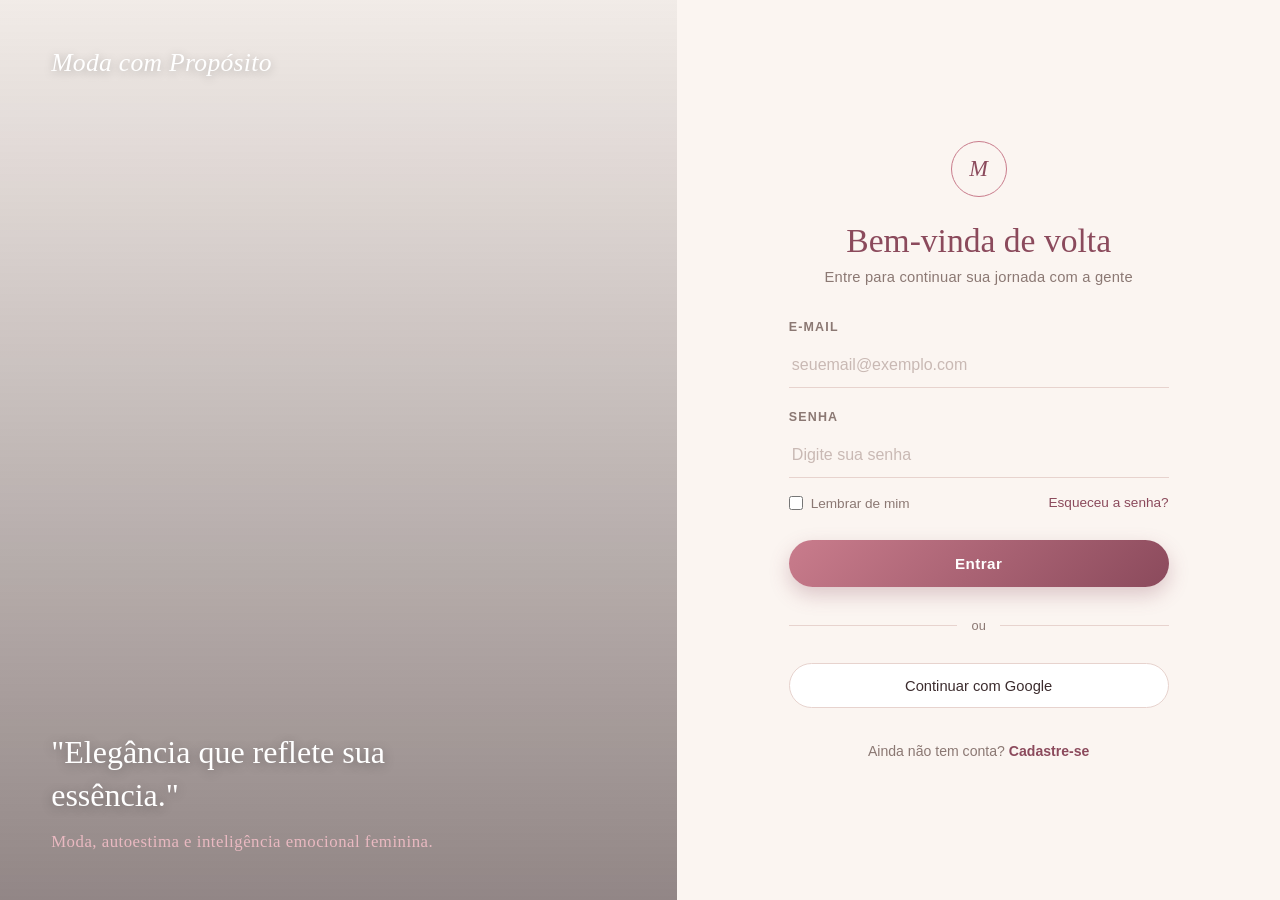
<file: public/index.html>
<!DOCTYPE html>
<html>
<head>
<meta charset="UTF-8">
<meta name="viewport" content="width=device-width, initial-scale=1.0">
<title>Login · Moda com Propósito</title>
<link rel="preconnect" href="https://fonts.googleapis.com">
<link rel="stylesheet" href="style.css">
</head>
<body>

  <section class="panel-visual">
    <div class="brand">Moda com Propósito</div>
    <div class="quote">
      <p class="big">"Elegância que reflete sua essência."</p>
      <span>Moda, autoestima e inteligência emocional feminina.</span>
    </div>
  </section>

  <section class="panel-form">
    <div class="form-wrap">
      <div class="monogram">M</div>
      <h1>Bem-vinda de volta</h1>
      <p class="subtitle">Entre para continuar sua jornada com a gente</p>

      <form id="loginForm" novalidate>
        <div class="field">
          <label for="email">E-mail</label>
          <input type="email" id="email" name="email" placeholder="seuemail@exemplo.com" required>
        </div>

        <div class="field">
          <label for="senha">Senha</label>
          <input type="password" id="senha" name="senha" placeholder="Digite sua senha" required minlength="6">
        </div>

        <div class="row-between">
          <label class="remember">
            <input type="checkbox" id="lembrar" name="lembrar">
            Lembrar de mim
          </label>
          <a href="#">Esqueceu a senha?</a>
        </div>

        <button type="submit" class="btn-primary">Entrar</button>
      </form>

      <div class="divider">ou</div>

      <button type="button" class="btn-secondary" onclick="alert('Login com Google (conectar backend de autenticação)')">
        Continuar com Google
      </button>

      <p class="footer-note">
        Ainda não tem conta? <a href="#">Cadastre-se</a>
      </p>
    </div>
  </section>

  <script>
    document.getElementById('loginForm').addEventListener('submit', function(e){
      e.preventDefault();
      const email = document.getElementById('email').value.trim();
      const senha = document.getElementById('senha').value;

      if(!email || !senha){
        alert('Preencha e-mail e senha para continuar.');
        return;
      }

      console.log('Tentativa de login:', { email });
      alert('Login enviado! Conecte este formulário à sua API de autenticação.');
    });
  </script>

</body>
</html>
</file>
<file: public/style.css>
:root{
  --cream: #FBF5F1;
  --cream-deep: #F3E9E2;
  --rose: #C97C8C;
  --rose-deep: #8B4A5C;
  --rose-soft: #E9B9C1;
  --blush-line: #E7D3CE;
  --ink: #3C2C2E;
  --ink-muted: #8B7873;
  --white: #FFFFFF;
}

*{ box-sizing: border-box; margin:0; padding:0; }

html,body{
  height:100%;
  font-family:'Lato', sans-serif;
  color: var(--ink);
  background: var(--cream);
}

body{
  display:flex;
  min-height:100vh;
}

.panel-visual{
  position:relative;
  flex: 1.1;
  min-height: 100vh;
  background:
    linear-gradient(180deg, rgba(60,44,46,0.05) 0%, rgba(60,44,46,0.55) 100%),
    url('https://images.unsplash.com/photo-1490481651871-ab68de25d43d?q=80&w=1400&auto=format&fit=crop') center/cover no-repeat;
  display:flex;
  flex-direction:column;
  justify-content:space-between;
  padding: 3rem 3.2rem;
}

.panel-visual .brand{
  font-family:'Playfair Display', serif;
  font-style:italic;
  font-weight:500;
  font-size:1.6rem;
  color:#fff;
  letter-spacing:.3px;
  text-shadow: 0 2px 10px rgba(0,0,0,.25);
}

.panel-visual .quote{
  max-width: 420px;
}

.panel-visual .quote p.big{
  font-family:'Playfair Display', serif;
  font-size: 2rem;
  line-height:1.35;
  color:#fff;
  font-weight:400;
  text-shadow: 0 2px 12px rgba(0,0,0,.3);
}

.panel-visual .quote span{
  display:block;
  margin-top: .9rem;
  font-family:'Cormorant Garamond', serif;
  font-size: 1.05rem;
  letter-spacing:.5px;
  color: var(--rose-soft);
}

.panel-form{
  flex: 1;
  min-width: 380px;
  display:flex;
  align-items:center;
  justify-content:center;
  padding: 3rem 2.5rem;
  position:relative;
}

.form-wrap{
  width:100%;
  max-width: 380px;
}

.monogram{
  width:56px;
  height:56px;
  border-radius:50%;
  border:1px solid var(--rose);
  display:flex;
  align-items:center;
  justify-content:center;
  margin: 0 auto 1.6rem auto;
  font-family:'Playfair Display', serif;
  font-style:italic;
  font-size:1.4rem;
  color: var(--rose-deep);
}

.form-wrap h1{
  font-family:'Playfair Display', serif;
  font-weight:500;
  font-size: 2.1rem;
  text-align:center;
  color: var(--rose-deep);
  margin-bottom: .55rem;
}

.form-wrap .subtitle{
  text-align:center;
  font-size:.92rem;
  color: var(--ink-muted);
  margin-bottom: 2.2rem;
  letter-spacing:.2px;
}

.field{
  margin-bottom: 1.35rem;
}

.field label{
  display:block;
  font-size:.78rem;
  text-transform:uppercase;
  letter-spacing:1.2px;
  color: var(--ink-muted);
  margin-bottom: .5rem;
  font-weight:600;
}

.field input{
  width:100%;
  padding: .85rem .2rem;
  border:none;
  border-bottom: 1.5px solid var(--blush-line);
  background: transparent;
  font-family:'Lato', sans-serif;
  font-size: 1rem;
  color: var(--ink);
  outline:none;
  transition: border-color .3s ease;
}

.field input::placeholder{
  color:#C9B9B4;
  font-weight:300;
}

.field input:focus{
  border-bottom-color: var(--rose);
}

.row-between{
  display:flex;
  align-items:center;
  justify-content:space-between;
  font-size:.85rem;
  margin: -.3rem 0 1.8rem 0;
}

.remember{
  display:flex;
  align-items:center;
  gap:.5rem;
  color: var(--ink-muted);
}

.remember input[type="checkbox"]{
  accent-color: var(--rose);
  width:14px;
  height:14px;
}

.row-between a{
  color: var(--rose-deep);
  text-decoration:none;
  border-bottom: 1px solid transparent;
  transition: border-color .25s ease;
}

.row-between a:hover{
  border-bottom-color: var(--rose-deep);
}

.btn-primary{
  width:100%;
  padding: .95rem 1rem;
  border:none;
  border-radius: 999px;
  background: linear-gradient(135deg, var(--rose) 0%, var(--rose-deep) 100%);
  color:#fff;
  font-family:'Lato', sans-serif;
  font-weight:600;
  font-size: .95rem;
  letter-spacing:.4px;
  cursor:pointer;
  box-shadow: 0 8px 20px rgba(139,74,92,.28);
  transition: transform .2s ease, box-shadow .2s ease;
}

.btn-primary:hover{
  transform: translateY(-2px);
  box-shadow: 0 12px 24px rgba(139,74,92,.35);
}

.btn-primary:focus-visible,
.field input:focus-visible,
.row-between a:focus-visible{
  outline: 2px solid var(--rose-deep);
  outline-offset: 3px;
}

.divider{
  display:flex;
  align-items:center;
  gap: .9rem;
  margin: 1.9rem 0;
  color: var(--ink-muted);
  font-size:.8rem;
}

.divider::before,
.divider::after{
  content:"";
  flex:1;
  height:1px;
  background: var(--blush-line);
}

.btn-secondary{
  width:100%;
  padding: .85rem 1rem;
  border-radius: 999px;
  border: 1.5px solid var(--blush-line);
  background: #fff;
  color: var(--ink);
  font-family:'Lato', sans-serif;
  font-size:.92rem;
  font-weight:400;
  cursor:pointer;
  display:flex;
  align-items:center;
  justify-content:center;
  gap:.6rem;
  transition: border-color .25s ease, background .25s ease;
}

.btn-secondary:hover{
  border-color: var(--rose);
  background: var(--cream-deep);
}

.footer-note{
  text-align:center;
  margin-top: 2.2rem;
  font-size:.88rem;
  color: var(--ink-muted);
}

.footer-note a{
  color: var(--rose-deep);
  font-weight:600;
  text-decoration:none;
}

.footer-note a:hover{
  text-decoration:underline;
}

@media (max-width: 900px){
  .panel-visual{ display:none; }
  body{ background: var(--cream); }
  .panel-form{ padding: 2.2rem 1.4rem; }
}

@media (prefers-reduced-motion: reduce){
  .btn-primary, .btn-secondary, .field input, .row-between a{
    transition: none;
  }
}
</file>
<file: Login.css>
:root{
  --cream: #FBF5F1;
  --cream-deep: #F3E9E2;
  --rose: #C97C8C;
  --rose-deep: #8B4A5C;
  --rose-soft: #E9B9C1;
  --blush-line: #E7D3CE;
  --ink: #3C2C2E;
  --ink-muted: #8B7873;
  --white: #FFFFFF;
}

*{ box-sizing: border-box; margin:0; padding:0; }

html,body{
  height:100%;
  font-family:'Lato', sans-serif;
  color: var(--ink);
  background: var(--cream);
}

body{
  display:flex;
  min-height:100vh;
}

.panel-visual{
  position:relative;
  flex: 1.1;
  min-height: 100vh;
  background:
    linear-gradient(180deg, rgba(60,44,46,0.05) 0%, rgba(60,44,46,0.55) 100%),
    url('https://images.unsplash.com/photo-1490481651871-ab68de25d43d?q=80&w=1400&auto=format&fit=crop') center/cover no-repeat;
  display:flex;
  flex-direction:column;
  justify-content:space-between;
  padding: 3rem 3.2rem;
}

.panel-visual .brand{
  font-family:'Playfair Display', serif;
  font-style:italic;
  font-weight:500;
  font-size:1.6rem;
  color:#fff;
  letter-spacing:.3px;
  text-shadow: 0 2px 10px rgba(0,0,0,.25);
}

.panel-visual .quote{
  max-width: 420px;
}

.panel-visual .quote p.big{
  font-family:'Playfair Display', serif;
  font-size: 2rem;
  line-height:1.35;
  color:#fff;
  font-weight:400;
  text-shadow: 0 2px 12px rgba(0,0,0,.3);
}

.panel-visual .quote span{
  display:block;
  margin-top: .9rem;
  font-family:'Cormorant Garamond', serif;
  font-size: 1.05rem;
  letter-spacing:.5px;
  color: var(--rose-soft);
}

.panel-form{
  flex: 1;
  min-width: 380px;
  display:flex;
  align-items:center;
  justify-content:center;
  padding: 3rem 2.5rem;
  position:relative;
}

.form-wrap{
  width:100%;
  max-width: 380px;
}

.monogram{
  width:56px;
  height:56px;
  border-radius:50%;
  border:1px solid var(--rose);
  display:flex;
  align-items:center;
  justify-content:center;
  margin: 0 auto 1.6rem auto;
  font-family:'Playfair Display', serif;
  font-style:italic;
  font-size:1.4rem;
  color: var(--rose-deep);
}

.form-wrap h1{
  font-family:'Playfair Display', serif;
  font-weight:500;
  font-size: 2.1rem;
  text-align:center;
  color: var(--rose-deep);
  margin-bottom: .55rem;
}

.form-wrap .subtitle{
  text-align:center;
  font-size:.92rem;
  color: var(--ink-muted);
  margin-bottom: 2.2rem;
  letter-spacing:.2px;
}

.field{
  margin-bottom: 1.35rem;
}

.field label{
  display:block;
  font-size:.78rem;
  text-transform:uppercase;
  letter-spacing:1.2px;
  color: var(--ink-muted);
  margin-bottom: .5rem;
  font-weight:600;
}

.field input{
  width:100%;
  padding: .85rem .2rem;
  border:none;
  border-bottom: 1.5px solid var(--blush-line);
  background: transparent;
  font-family:'Lato', sans-serif;
  font-size: 1rem;
  color: var(--ink);
  outline:none;
  transition: border-color .3s ease;
}

.field input::placeholder{
  color:#C9B9B4;
  font-weight:300;
}

.field input:focus{
  border-bottom-color: var(--rose);
}

.row-between{
  display:flex;
  align-items:center;
  justify-content:space-between;
  font-size:.85rem;
  margin: -.3rem 0 1.8rem 0;
}

.remember{
  display:flex;
  align-items:center;
  gap:.5rem;
  color: var(--ink-muted);
}

.remember input[type="checkbox"]{
  accent-color: var(--rose);
  width:14px;
  height:14px;
}

.row-between a{
  color: var(--rose-deep);
  text-decoration:none;
  border-bottom: 1px solid transparent;
  transition: border-color .25s ease;
}

.row-between a:hover{
  border-bottom-color: var(--rose-deep);
}

.btn-primary{
  width:100%;
  padding: .95rem 1rem;
  border:none;
  border-radius: 999px;
  background: linear-gradient(135deg, var(--rose) 0%, var(--rose-deep) 100%);
  color:#fff;
  font-family:'Lato', sans-serif;
  font-weight:600;
  font-size: .95rem;
  letter-spacing:.4px;
  cursor:pointer;
  box-shadow: 0 8px 20px rgba(139,74,92,.28);
  transition: transform .2s ease, box-shadow .2s ease;
}

.btn-primary:hover{
  transform: translateY(-2px);
  box-shadow: 0 12px 24px rgba(139,74,92,.35);
}

.btn-primary:focus-visible,
.field input:focus-visible,
.row-between a:focus-visible{
  outline: 2px solid var(--rose-deep);
  outline-offset: 3px;
}

.divider{
  display:flex;
  align-items:center;
  gap: .9rem;
  margin: 1.9rem 0;
  color: var(--ink-muted);
  font-size:.8rem;
}

.divider::before,
.divider::after{
  content:"";
  flex:1;
  height:1px;
  background: var(--blush-line);
}

.btn-secondary{
  width:100%;
  padding: .85rem 1rem;
  border-radius: 999px;
  border: 1.5px solid var(--blush-line);
  background: #fff;
  color: var(--ink);
  font-family:'Lato', sans-serif;
  font-size:.92rem;
  font-weight:400;
  cursor:pointer;
  display:flex;
  align-items:center;
  justify-content:center;
  gap:.6rem;
  transition: border-color .25s ease, background .25s ease;
}

.btn-secondary:hover{
  border-color: var(--rose);
  background: var(--cream-deep);
}

.footer-note{
  text-align:center;
  margin-top: 2.2rem;
  font-size:.88rem;
  color: var(--ink-muted);
}

.footer-note a{
  color: var(--rose-deep);
  font-weight:600;
  text-decoration:none;
}

.footer-note a:hover{
  text-decoration:underline;
}

@media (max-width: 900px){
  .panel-visual{ display:none; }
  body{ background: var(--cream); }
  .panel-form{ padding: 2.2rem 1.4rem; }
}

@media (prefers-reduced-motion: reduce){
  .btn-primary, .btn-secondary, .field input, .row-between a{
    transition: none;
  }
}
</file>
